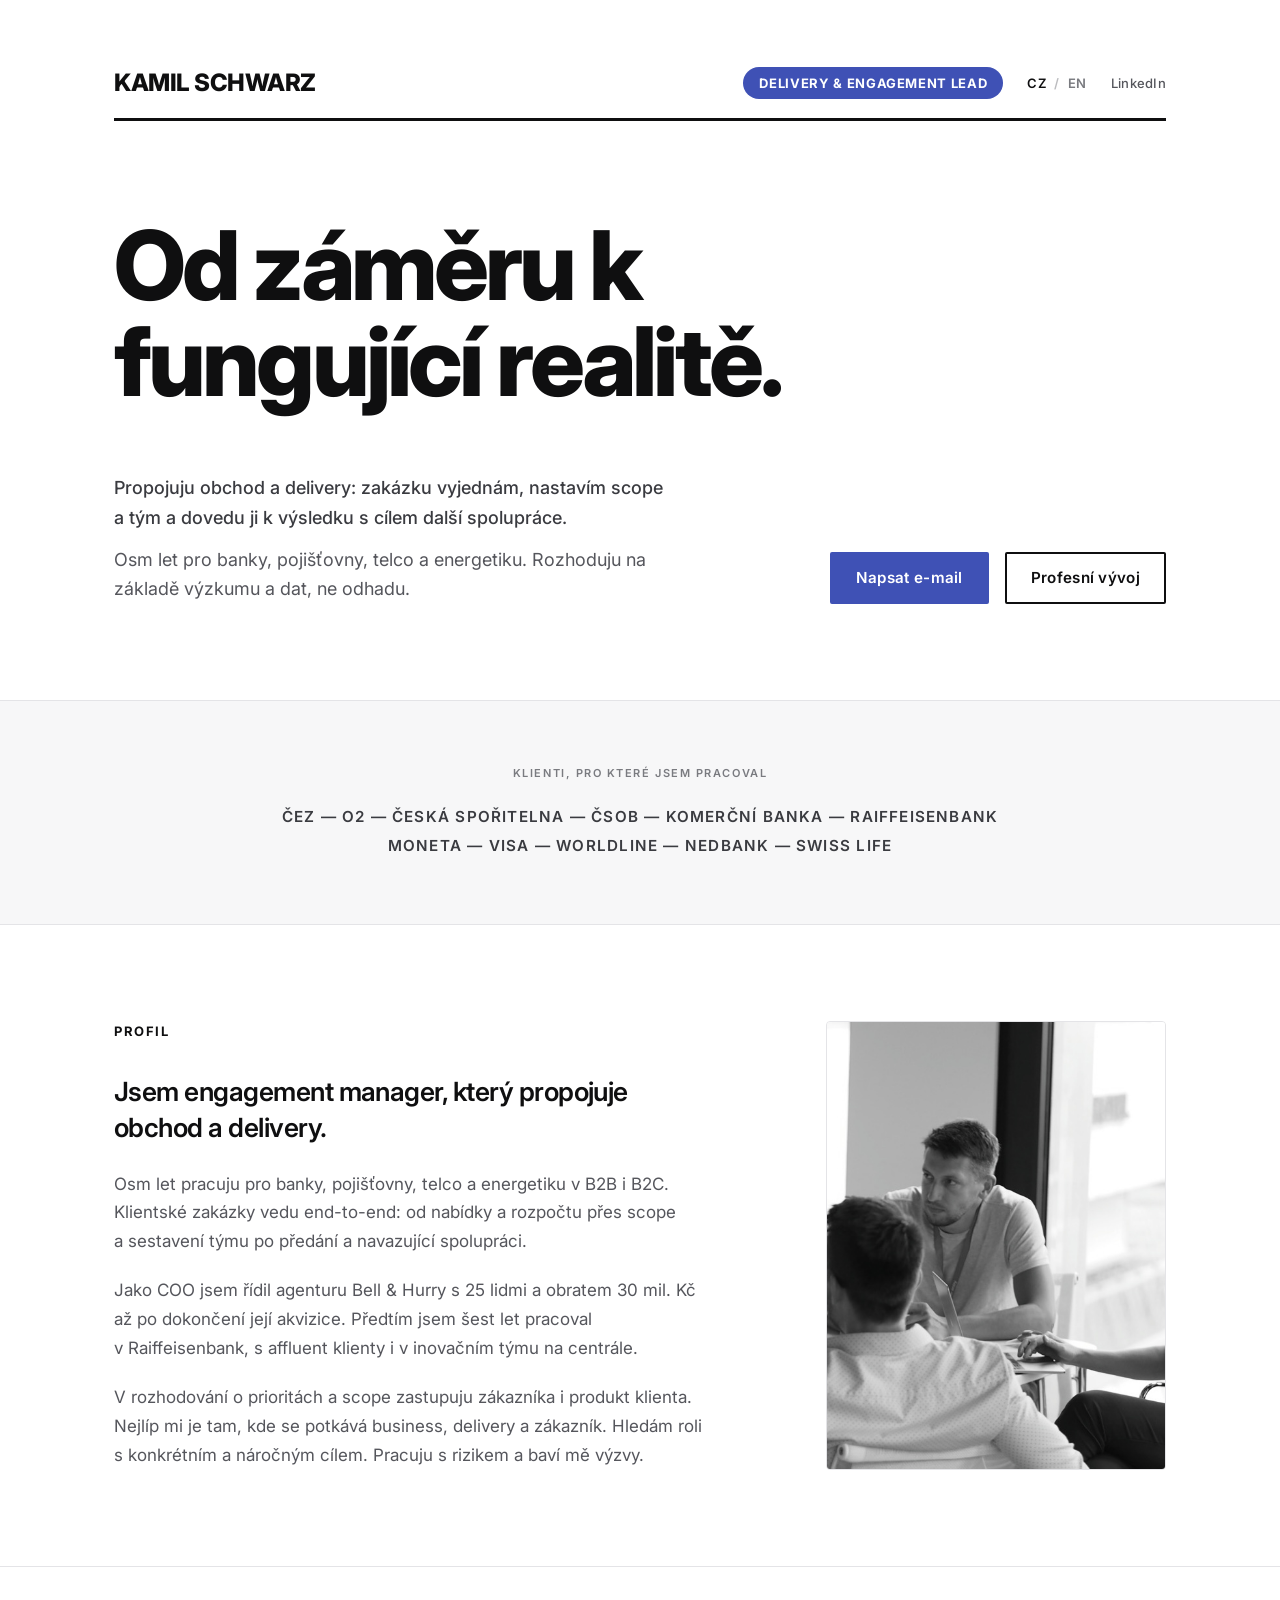
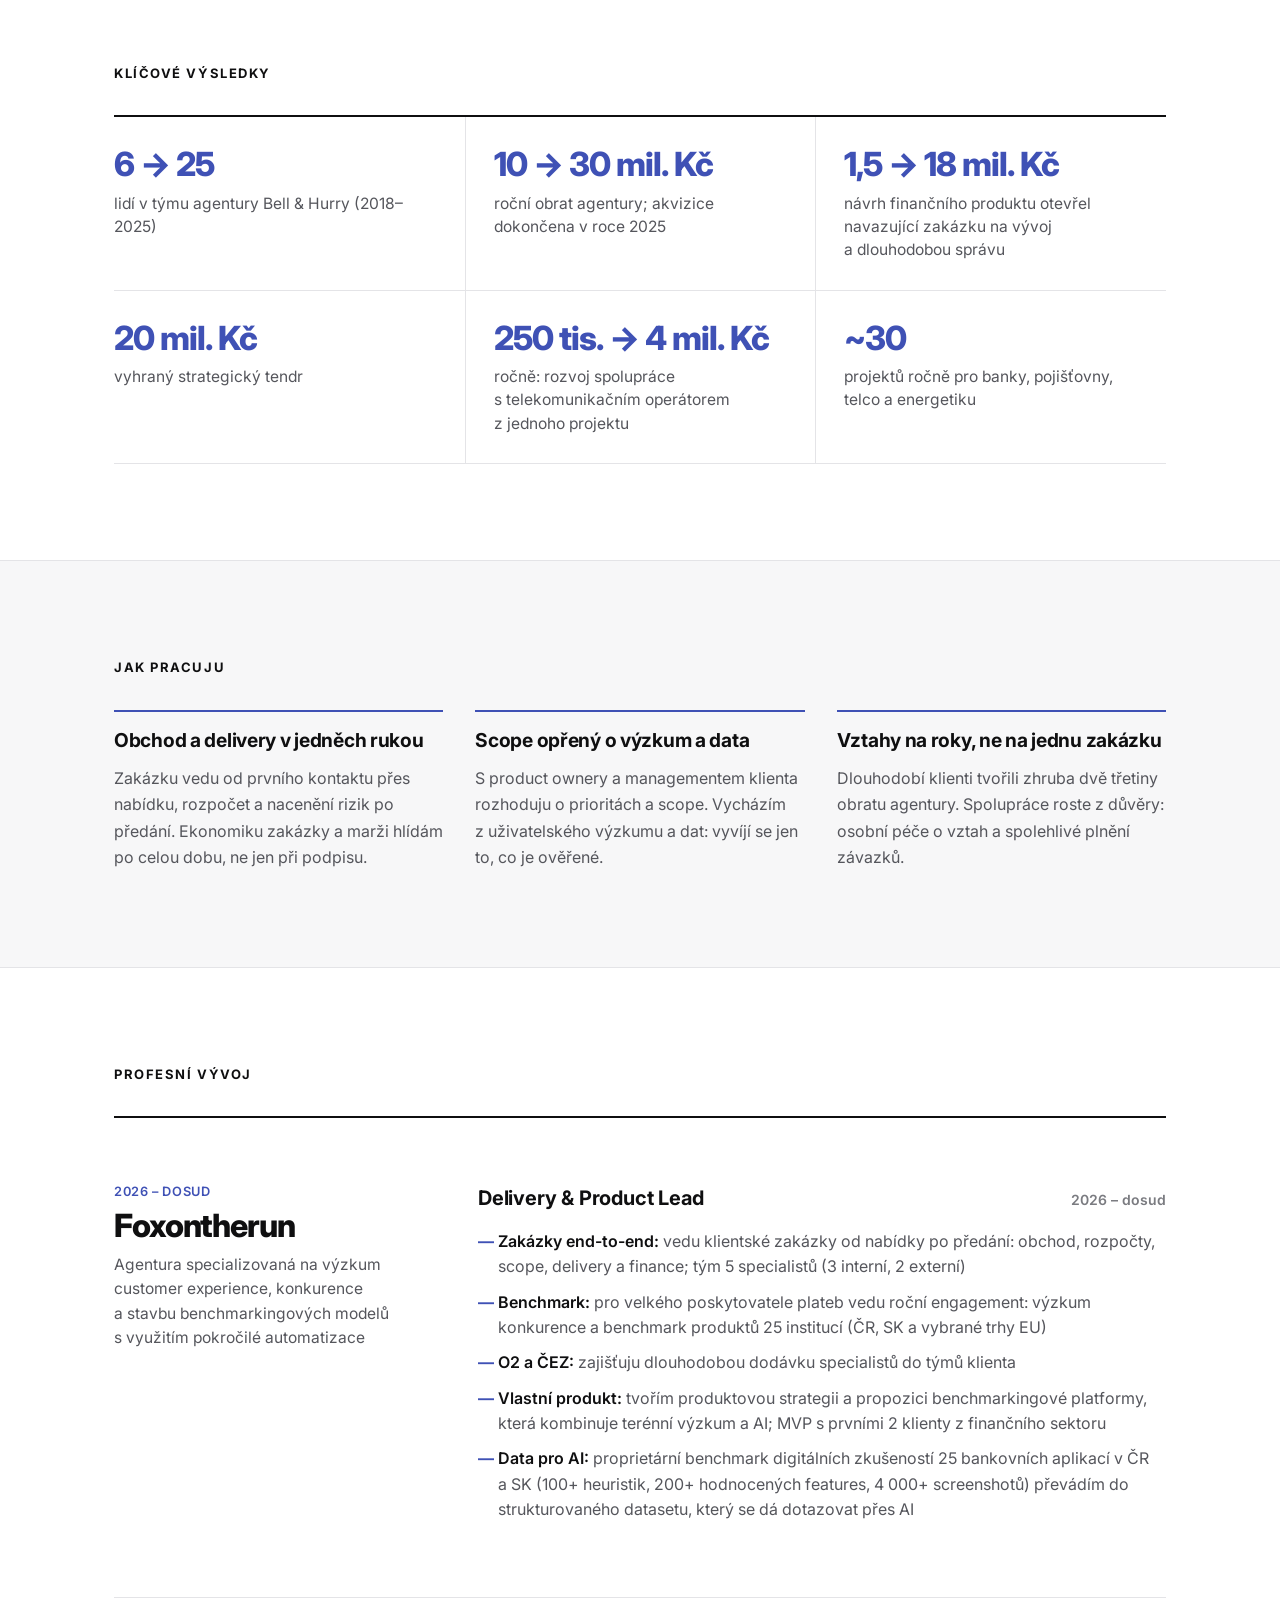
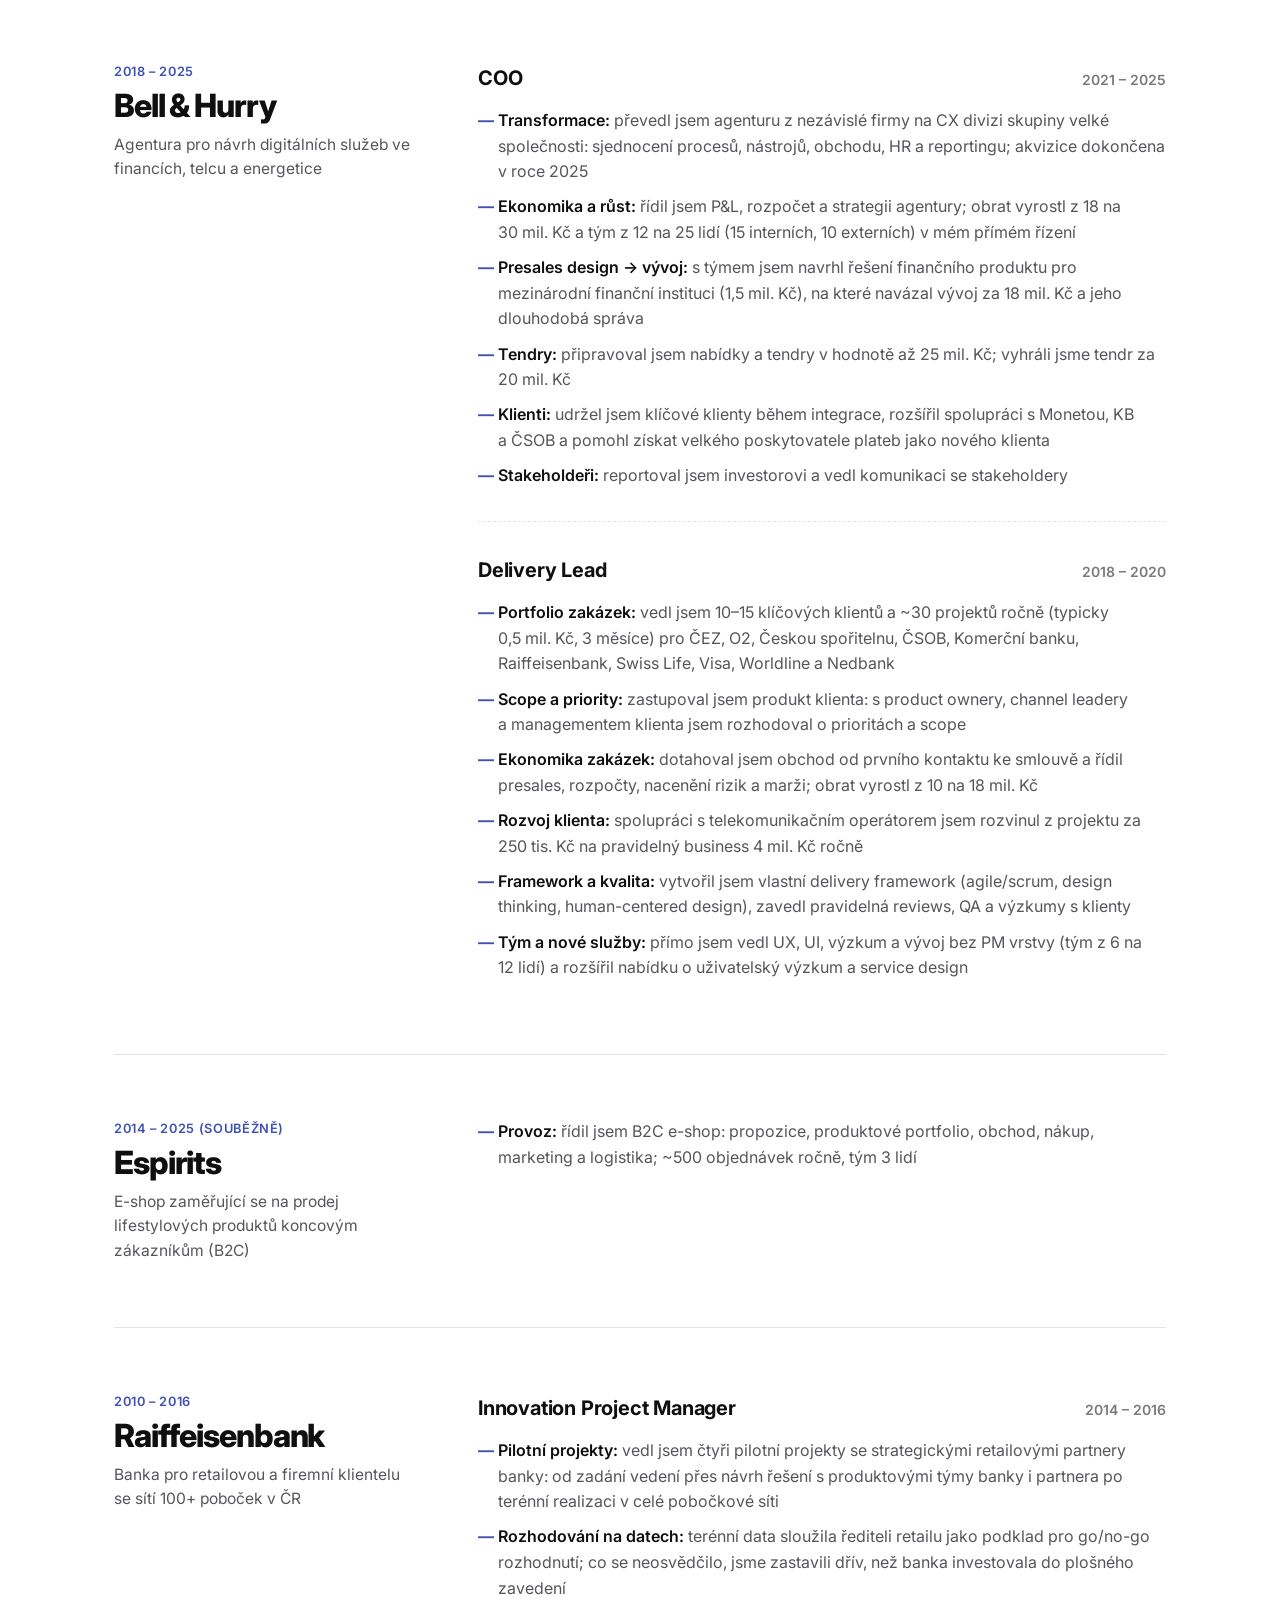
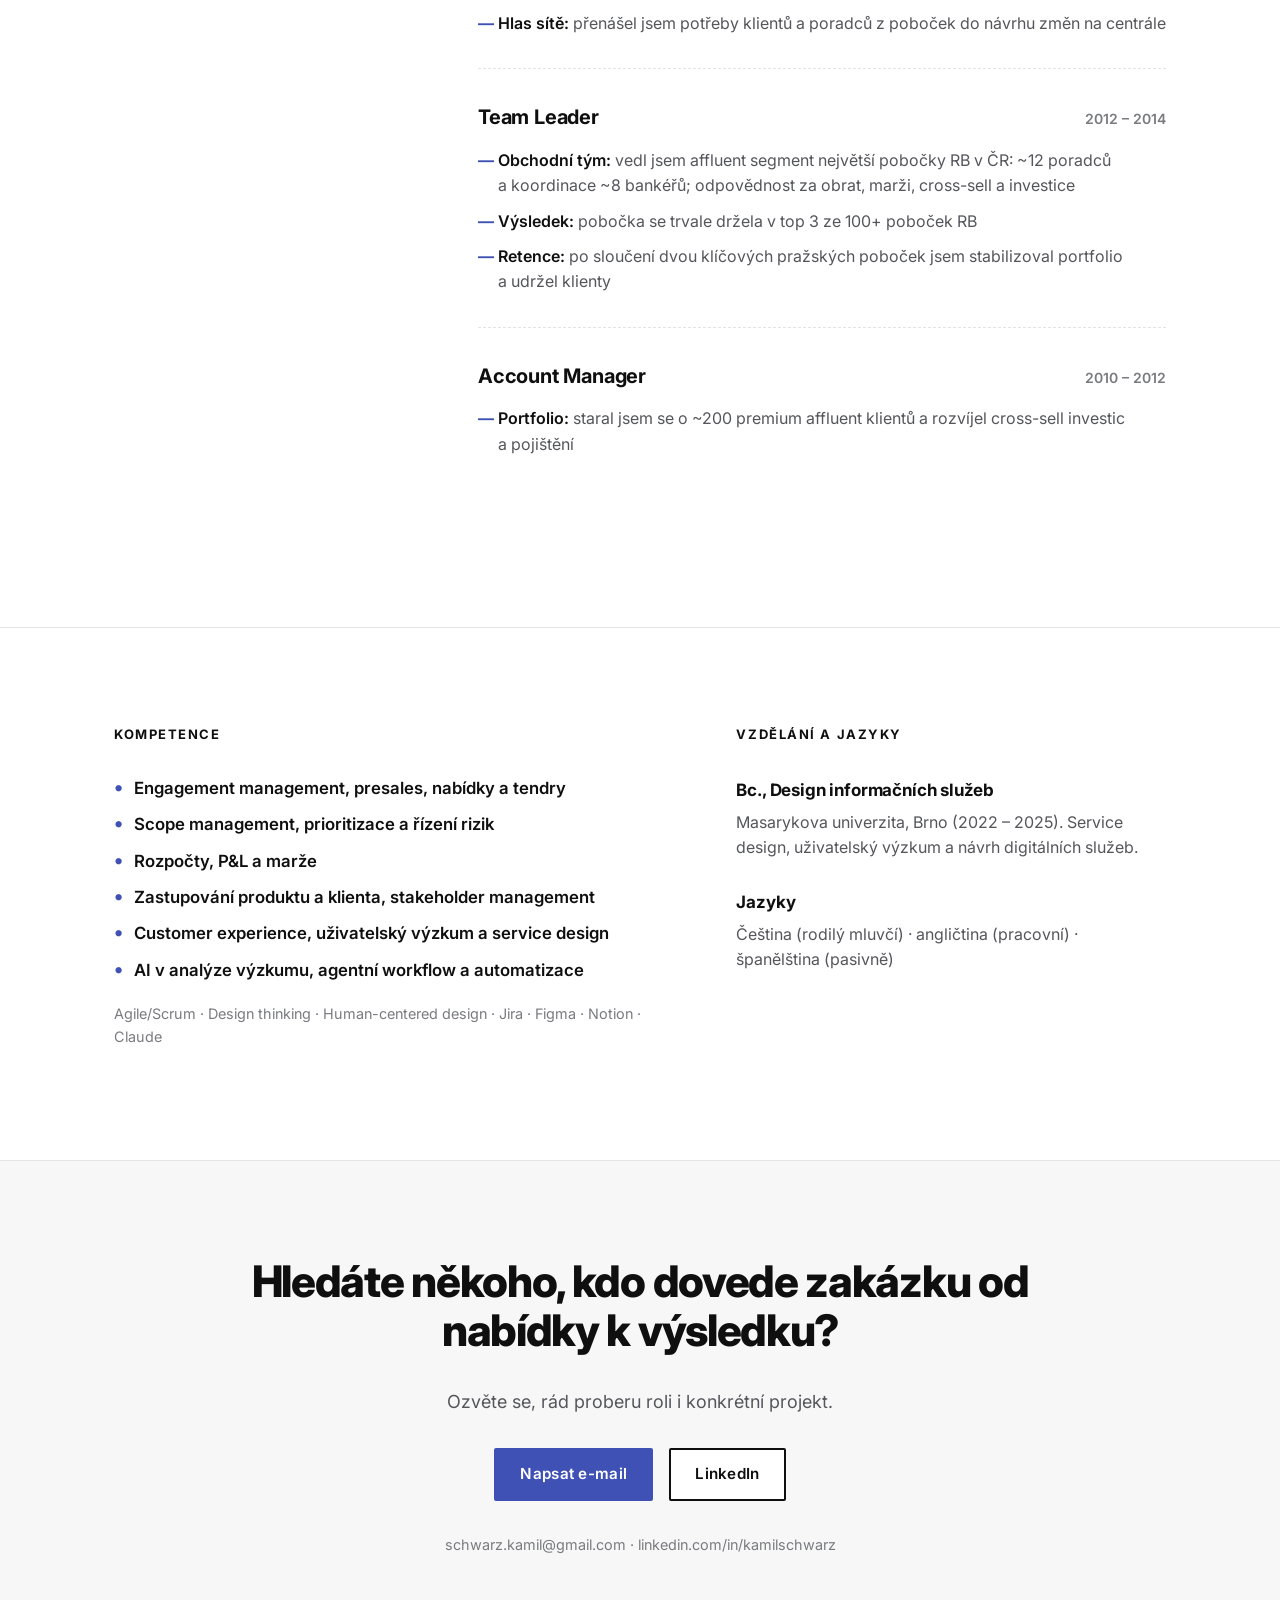
<file: index.html>
<!DOCTYPE html>
<html lang="cs">

<head>
    <meta charset="UTF-8">
    <meta name="viewport" content="width=device-width, initial-scale=1.0">
    <title>Kamil Schwarz — Delivery & Engagement Lead</title>
    <meta name="description"
        content="Engagement a delivery lead pro banky, pojišťovny, telco a energetiku. Propojuju obchod a delivery: od nabídky přes scope a tým po výsledek.">

    <meta property="og:title" content="Kamil Schwarz — Delivery & Engagement Lead">
    <meta property="og:description"
        content="Engagement a delivery lead pro banky, pojišťovny, telco a energetiku. Propojuju obchod a delivery: od nabídky přes scope a tým po výsledek.">
    <meta property="og:image" content="https://www.kamilschwarz.com/og-image.svg">
    <meta property="og:image:width" content="1200">
    <meta property="og:image:height" content="630">
    <meta property="og:url" content="https://www.kamilschwarz.com">
    <meta property="og:type" content="website">

    <link rel="preconnect" href="https://fonts.googleapis.com">
    <link rel="preconnect" href="https://fonts.gstatic.com" crossorigin>
    <link href="https://fonts.googleapis.com/css2?family=Inter:wght@400;500;600;700;800&display=swap" rel="stylesheet">
    <link rel="stylesheet" href="style.css">
    <link rel="icon" type="image/svg+xml" href="favicon.svg">
</head>

<body>
    <!-- Hero -->
    <section class="section hero" id="hero">
        <div class="container">
            <div class="hero-header">
                <span class="name">Kamil Schwarz</span>
                <div class="header-right">
                    <span class="role-badge">Delivery & Engagement Lead</span>
                    <div class="lang-switcher print-hide">
                        <a href="index.html" class="active">CZ</a>
                        <span class="separator">/</span>
                        <a href="en.html">EN</a>
                    </div>
                    <a href="https://www.linkedin.com/in/kamilschwarz/" target="_blank" rel="noopener noreferrer"
                        class="header-link print-hide">LinkedIn</a>
                </div>
            </div>

            <h1 class="headline">Od záměru k<br>fungující realitě.</h1>

            <div class="hero-footer">
                <div class="hero-desc">
                    <p>Propojuju obchod a&nbsp;delivery: zakázku vyjednám, nastavím scope a&nbsp;tým a&nbsp;dovedu ji k&nbsp;výsledku s&nbsp;cílem další spolupráce.</p>
                    <p>Osm let pro banky, pojišťovny, telco a&nbsp;energetiku. Rozhoduju na základě výzkumu a&nbsp;dat, ne odhadu.</p>
                </div>
                <div class="hero-actions print-hide">
                    <a href="mailto:schwarz.kamil@gmail.com?subject=Kontakt z webu kamilschwarz.com"
                        class="btn btn-primary">Napsat e-mail</a>
                    <a href="#career" class="btn btn-secondary">Profesní vývoj</a>
                </div>
            </div>
        </div>
    </section>

    <!-- Clients -->
    <section class="credibility-strip print-hide">
        <div class="container">
            <p class="credibility-label">Klienti, pro které jsem pracoval</p>
            <p class="credibility-names">
                <span class="cred-row">ČEZ — O2 — Česká spořitelna — ČSOB — Komerční banka — Raiffeisenbank</span>
                <span class="cred-row-sep"> — </span>
                <span class="cred-row">Moneta — Visa — Worldline — Nedbank — Swiss Life</span>
            </p>
        </div>
    </section>

    <!-- Profile -->
    <section class="section about" id="about">
        <div class="container about-layout">
            <div class="about-text">
                <h2 class="section-title">Profil</h2>
                <div class="text-block-large">
                    <p>Jsem engagement manager, který propojuje obchod a&nbsp;delivery.</p>
                    <p>Osm let pracuju pro banky, pojišťovny, telco a&nbsp;energetiku v&nbsp;B2B i&nbsp;B2C. Klientské zakázky vedu end-to-end: od nabídky a&nbsp;rozpočtu přes scope a&nbsp;sestavení týmu po předání a&nbsp;navazující spolupráci.</p>
                    <p>Jako COO jsem řídil agenturu Bell &amp; Hurry s&nbsp;25 lidmi a&nbsp;obratem 30&nbsp;mil.&nbsp;Kč až po dokončení její akvizice. Předtím jsem šest let pracoval v&nbsp;Raiffeisenbank, s&nbsp;affluent klienty i&nbsp;v&nbsp;inovačním týmu na centrále.</p>
                    <p>V rozhodování o&nbsp;prioritách a&nbsp;scope zastupuju zákazníka i&nbsp;produkt klienta. Nejlíp mi je tam, kde se potkává business, delivery a&nbsp;zákazník. Hledám roli s&nbsp;konkrétním a&nbsp;náročným cílem. Pracuju s&nbsp;rizikem a&nbsp;baví mě výzvy.</p>
                </div>
            </div>
            <div class="about-photo">
                <img src="kamil-meeting.jpg" alt="Kamil Schwarz na pracovní schůzce">
            </div>
        </div>
    </section>

    <!-- Key results -->
    <section class="section results" id="results">
        <div class="container">
            <h2 class="section-title">Klíčové výsledky</h2>
            <div class="results-grid">
                <div class="result">
                    <p class="result-number">6&nbsp;→ 25</p>
                    <p class="result-label">lidí v&nbsp;týmu agentury Bell &amp; Hurry (2018–2025)</p>
                </div>
                <div class="result">
                    <p class="result-number">10&nbsp;→ 30&nbsp;mil.&nbsp;Kč</p>
                    <p class="result-label">roční obrat agentury; akvizice dokončena v&nbsp;roce 2025</p>
                </div>
                <div class="result">
                    <p class="result-number">1,5&nbsp;→ 18&nbsp;mil.&nbsp;Kč</p>
                    <p class="result-label">návrh finančního produktu otevřel navazující zakázku na vývoj a&nbsp;dlouhodobou správu</p>
                </div>
                <div class="result">
                    <p class="result-number">20&nbsp;mil.&nbsp;Kč</p>
                    <p class="result-label">vyhraný strategický tendr</p>
                </div>
                <div class="result">
                    <p class="result-number">250&nbsp;tis.&nbsp;→ 4&nbsp;mil.&nbsp;Kč</p>
                    <p class="result-label">ročně: rozvoj spolupráce s&nbsp;telekomunikačním operátorem z&nbsp;jednoho projektu</p>
                </div>
                <div class="result">
                    <p class="result-number">~30</p>
                    <p class="result-label">projektů ročně pro banky, pojišťovny, telco a&nbsp;energetiku</p>
                </div>
            </div>
        </div>
    </section>

    <!-- How I work -->
    <section class="section approach" id="approach">
        <div class="container">
            <h2 class="section-title">Jak pracuju</h2>
            <div class="approach-grid">
                <div class="approach-item">
                    <h3 class="approach-title">Obchod a&nbsp;delivery v&nbsp;jedněch rukou</h3>
                    <p>Zakázku vedu od prvního kontaktu přes nabídku, rozpočet a&nbsp;nacenění rizik po předání. Ekonomiku zakázky a&nbsp;marži hlídám po celou dobu, ne jen při podpisu.</p>
                </div>
                <div class="approach-item">
                    <h3 class="approach-title">Scope opřený o&nbsp;výzkum a&nbsp;data</h3>
                    <p>S product ownery a&nbsp;managementem klienta rozhoduju o&nbsp;prioritách a&nbsp;scope. Vycházím z&nbsp;uživatelského výzkumu a&nbsp;dat: vyvíjí se jen to, co je ověřené.</p>
                </div>
                <div class="approach-item">
                    <h3 class="approach-title">Vztahy na roky, ne na jednu zakázku</h3>
                    <p>Dlouhodobí klienti tvořili zhruba dvě třetiny obratu agentury. Spolupráce roste z&nbsp;důvěry: osobní péče o&nbsp;vztah a&nbsp;spolehlivé plnění závazků.</p>
                </div>
            </div>
        </div>
    </section>

    <!-- Career -->
    <section class="section career">
        <div class="container">
            <h2 class="section-title" id="career">Profesní vývoj</h2>

            <div class="career-timeline">

                <!-- Foxontherun -->
                <div class="career-block">
                    <div class="career-meta">
                        <span class="career-year">2026 – dosud</span>
                        <h3 class="career-topic">Foxontherun</h3>
                        <p class="career-sublabel">Agentura specializovaná na výzkum customer experience, konkurence a&nbsp;stavbu benchmarkingových modelů s&nbsp;využitím pokročilé automatizace</p>
                    </div>
                    <div class="career-content">
                        <div class="career-role">
                            <div class="role-head">
                                <h4 class="role-title">Delivery &amp; Product Lead</h4>
                                <span class="role-years">2026 – dosud</span>
                            </div>
                            <ul class="role-list">
                                <li><strong>Zakázky end-to-end:</strong> vedu klientské zakázky od nabídky po předání: obchod, rozpočty, scope, delivery a&nbsp;finance; tým 5&nbsp;specialistů (3 interní, 2 externí)</li>
                                <li><strong>Benchmark:</strong> pro velkého poskytovatele plateb vedu roční engagement: výzkum konkurence a&nbsp;benchmark produktů 25&nbsp;institucí (ČR, SK a&nbsp;vybrané trhy EU)</li>
                                <li><strong>O2 a&nbsp;ČEZ:</strong> zajišťuju dlouhodobou dodávku specialistů do týmů klienta</li>
                                <li><strong>Vlastní produkt:</strong> tvořím produktovou strategii a&nbsp;propozici benchmarkingové platformy, která kombinuje terénní výzkum a&nbsp;AI; MVP s&nbsp;prvními 2 klienty z&nbsp;finančního sektoru</li>
                                <li><strong>Data pro AI:</strong> proprietární benchmark digitálních zkušeností 25 bankovních aplikací v&nbsp;ČR a&nbsp;SK (100+ heuristik, 200+ hodnocených features, 4&nbsp;000+ screenshotů) převádím do strukturovaného datasetu, který se dá dotazovat přes AI</li>
                            </ul>
                        </div>
                    </div>
                </div>

                <!-- Bell & Hurry -->
                <div class="career-block">
                    <div class="career-meta">
                        <span class="career-year">2018 – 2025</span>
                        <h3 class="career-topic">Bell &amp; Hurry</h3>
                        <p class="career-sublabel">Agentura pro návrh digitálních služeb ve financích, telcu a&nbsp;energetice</p>
                    </div>
                    <div class="career-content">
                        <div class="career-role">
                            <div class="role-head">
                                <h4 class="role-title">COO</h4>
                                <span class="role-years">2021 – 2025</span>
                            </div>
                            <ul class="role-list">
                                <li><strong>Transformace:</strong> převedl jsem agenturu z&nbsp;nezávislé firmy na CX divizi skupiny velké společnosti: sjednocení procesů, nástrojů, obchodu, HR a&nbsp;reportingu; akvizice dokončena v&nbsp;roce 2025</li>
                                <li><strong>Ekonomika a&nbsp;růst:</strong> řídil jsem P&amp;L, rozpočet a&nbsp;strategii agentury; obrat vyrostl z&nbsp;18 na 30&nbsp;mil.&nbsp;Kč a&nbsp;tým z&nbsp;12 na 25&nbsp;lidí (15 interních, 10 externích) v&nbsp;mém přímém řízení</li>
                                <li><strong>Presales design&nbsp;→ vývoj:</strong> s&nbsp;týmem jsem navrhl řešení finančního produktu pro mezinárodní finanční instituci (1,5&nbsp;mil.&nbsp;Kč), na které navázal vývoj za 18&nbsp;mil.&nbsp;Kč a&nbsp;jeho dlouhodobá správa</li>
                                <li><strong>Tendry:</strong> připravoval jsem nabídky a&nbsp;tendry v&nbsp;hodnotě až 25&nbsp;mil.&nbsp;Kč; vyhráli jsme tendr za 20&nbsp;mil.&nbsp;Kč</li>
                                <li><strong>Klienti:</strong> udržel jsem klíčové klienty během integrace, rozšířil spolupráci s&nbsp;Monetou, KB a&nbsp;ČSOB a&nbsp;pomohl získat velkého poskytovatele plateb jako nového klienta</li>
                                <li><strong>Stakeholdeři:</strong> reportoval jsem investorovi a&nbsp;vedl komunikaci se stakeholdery</li>
                            </ul>
                        </div>
                        <div class="career-role">
                            <div class="role-head">
                                <h4 class="role-title">Delivery Lead</h4>
                                <span class="role-years">2018 – 2020</span>
                            </div>
                            <ul class="role-list">
                                <li><strong>Portfolio zakázek:</strong> vedl jsem 10–15 klíčových klientů a&nbsp;~30&nbsp;projektů ročně (typicky 0,5&nbsp;mil.&nbsp;Kč, 3 měsíce) pro ČEZ, O2, Českou spořitelnu, ČSOB, Komerční banku, Raiffeisenbank, Swiss Life, Visa, Worldline a&nbsp;Nedbank</li>
                                <li><strong>Scope a&nbsp;priority:</strong> zastupoval jsem produkt klienta: s&nbsp;product ownery, channel leadery a&nbsp;managementem klienta jsem rozhodoval o&nbsp;prioritách a&nbsp;scope</li>
                                <li><strong>Ekonomika zakázek:</strong> dotahoval jsem obchod od prvního kontaktu ke smlouvě a&nbsp;řídil presales, rozpočty, nacenění rizik a&nbsp;marži; obrat vyrostl z&nbsp;10 na 18&nbsp;mil.&nbsp;Kč</li>
                                <li><strong>Rozvoj klienta:</strong> spolupráci s&nbsp;telekomunikačním operátorem jsem rozvinul z&nbsp;projektu za 250&nbsp;tis.&nbsp;Kč na pravidelný business 4&nbsp;mil.&nbsp;Kč ročně</li>
                                <li><strong>Framework a&nbsp;kvalita:</strong> vytvořil jsem vlastní delivery framework (agile/scrum, design thinking, human-centered design), zavedl pravidelná reviews, QA a&nbsp;výzkumy s&nbsp;klienty</li>
                                <li><strong>Tým a&nbsp;nové služby:</strong> přímo jsem vedl UX, UI, výzkum a&nbsp;vývoj bez PM vrstvy (tým z&nbsp;6 na 12&nbsp;lidí) a&nbsp;rozšířil nabídku o&nbsp;uživatelský výzkum a&nbsp;service design</li>
                            </ul>
                        </div>
                    </div>
                </div>

                <!-- Espirits -->
                <div class="career-block">
                    <div class="career-meta">
                        <span class="career-year">2014 – 2025 (souběžně)</span>
                        <h3 class="career-topic">Espirits</h3>
                        <p class="career-sublabel">E-shop zaměřující se na prodej lifestylových produktů koncovým zákazníkům (B2C)</p>
                    </div>
                    <div class="career-content">
                        <div class="career-role">
                            <ul class="role-list">
                                <li><strong>Provoz:</strong> řídil jsem B2C e-shop: propozice, produktové portfolio, obchod, nákup, marketing a&nbsp;logistika; ~500 objednávek ročně, tým 3&nbsp;lidí</li>
                            </ul>
                        </div>
                    </div>
                </div>

                <!-- Raiffeisenbank -->
                <div class="career-block">
                    <div class="career-meta">
                        <span class="career-year">2010 – 2016</span>
                        <h3 class="career-topic">Raiffeisenbank</h3>
                        <p class="career-sublabel">Banka pro retailovou a&nbsp;firemní klientelu se sítí 100+ poboček v&nbsp;ČR</p>
                    </div>
                    <div class="career-content">
                        <div class="career-role">
                            <div class="role-head">
                                <h4 class="role-title">Innovation Project Manager</h4>
                                <span class="role-years">2014 – 2016</span>
                            </div>
                            <ul class="role-list">
                                <li><strong>Pilotní projekty:</strong> vedl jsem čtyři pilotní projekty se strategickými retailovými partnery banky: od zadání vedení přes návrh řešení s&nbsp;produktovými týmy banky i&nbsp;partnera po terénní realizaci v&nbsp;celé pobočkové síti</li>
                                <li><strong>Rozhodování na datech:</strong> terénní data sloužila řediteli retailu jako podklad pro go/no-go rozhodnutí; co se neosvědčilo, jsme zastavili dřív, než banka investovala do plošného zavedení</li>
                                <li><strong>Hlas sítě:</strong> přenášel jsem potřeby klientů a&nbsp;poradců z&nbsp;poboček do návrhu změn na centrále</li>
                            </ul>
                        </div>
                        <div class="career-role">
                            <div class="role-head">
                                <h4 class="role-title">Team Leader</h4>
                                <span class="role-years">2012 – 2014</span>
                            </div>
                            <ul class="role-list">
                                <li><strong>Obchodní tým:</strong> vedl jsem affluent segment největší pobočky RB v&nbsp;ČR: ~12 poradců a&nbsp;koordinace ~8 bankéřů; odpovědnost za obrat, marži, cross-sell a&nbsp;investice</li>
                                <li><strong>Výsledek:</strong> pobočka se trvale držela v&nbsp;top 3 ze 100+ poboček RB</li>
                                <li><strong>Retence:</strong> po sloučení dvou klíčových pražských poboček jsem stabilizoval portfolio a&nbsp;udržel klienty</li>
                            </ul>
                        </div>
                        <div class="career-role">
                            <div class="role-head">
                                <h4 class="role-title">Account Manager</h4>
                                <span class="role-years">2010 – 2012</span>
                            </div>
                            <ul class="role-list">
                                <li><strong>Portfolio:</strong> staral jsem se o&nbsp;~200 premium affluent klientů a&nbsp;rozvíjel cross-sell investic a&nbsp;pojištění</li>
                            </ul>
                        </div>
                    </div>
                </div>

            </div>
        </div>
    </section>

    <!-- Skills, education, other -->
    <section class="section skills-section" id="skills">
        <div class="container skills-grid">
            <div class="cap-group page-break-avoid">
                <h2 class="section-title">Kompetence</h2>
                <ul class="clean-bullet-list">
                    <li>Engagement management, presales, nabídky a&nbsp;tendry</li>
                    <li>Scope management, prioritizace a&nbsp;řízení rizik</li>
                    <li>Rozpočty, P&amp;L a&nbsp;marže</li>
                    <li>Zastupování produktu a&nbsp;klienta, stakeholder management</li>
                    <li>Customer experience, uživatelský výzkum a&nbsp;service design</li>
                    <li>AI v&nbsp;analýze výzkumu, agentní workflow a&nbsp;automatizace</li>
                </ul>
                <p class="skills-note">Agile/Scrum · Design thinking · Human-centered design · Jira · Figma · Notion · Claude</p>
            </div>

            <div class="cap-group page-break-avoid">
                <h2 class="section-title">Vzdělání a&nbsp;jazyky</h2>
                <div class="exp-item">
                    <h4 class="role-title-small">Bc., Design informačních služeb</h4>
                    <p class="role-description">Masarykova univerzita, Brno (2022 – 2025). Service design, uživatelský výzkum a&nbsp;návrh digitálních služeb.</p>
                </div>
                <div class="exp-item">
                    <h4 class="role-title-small">Jazyky</h4>
                    <p class="role-description">Čeština (rodilý mluvčí) · angličtina (pracovní) · španělština (pasivně)</p>
                </div>
            </div>
        </div>
    </section>

    <!-- Contact -->
    <section class="section contact" id="contact">
        <div class="container text-center page-break-avoid">
            <h2 class="headline-medium">Hledáte někoho, kdo dovede zakázku od nabídky k&nbsp;výsledku?</h2>
            <div class="hero-desc contact-desc">
                <p>Ozvěte se, rád proberu roli i&nbsp;konkrétní projekt.</p>
            </div>
            <div class="contact-links print-hide">
                <a href="mailto:schwarz.kamil@gmail.com?subject=Kontakt z webu kamilschwarz.com"
                    class="btn btn-primary btn-large">Napsat e-mail</a>
                <a href="https://www.linkedin.com/in/kamilschwarz/" target="_blank" rel="noopener noreferrer"
                    class="btn btn-secondary btn-large">LinkedIn</a>
            </div>
            <p class="contact-line">schwarz.kamil@gmail.com · linkedin.com/in/kamilschwarz</p>
        </div>
    </section>

    <script>
        // Reveal on scroll
        const observer = new IntersectionObserver((entries) => {
            entries.forEach(entry => {
                if (entry.isIntersecting) {
                    entry.target.classList.add('visible');
                    observer.unobserve(entry.target);
                }
            });
        }, { threshold: 0.05, rootMargin: '0px 0px -50px 0px' });

        document.querySelectorAll('.section:not(.hero)').forEach(section => {
            section.classList.add('reveal');
            observer.observe(section);
        });
    </script>
</body>

</html>
</file>
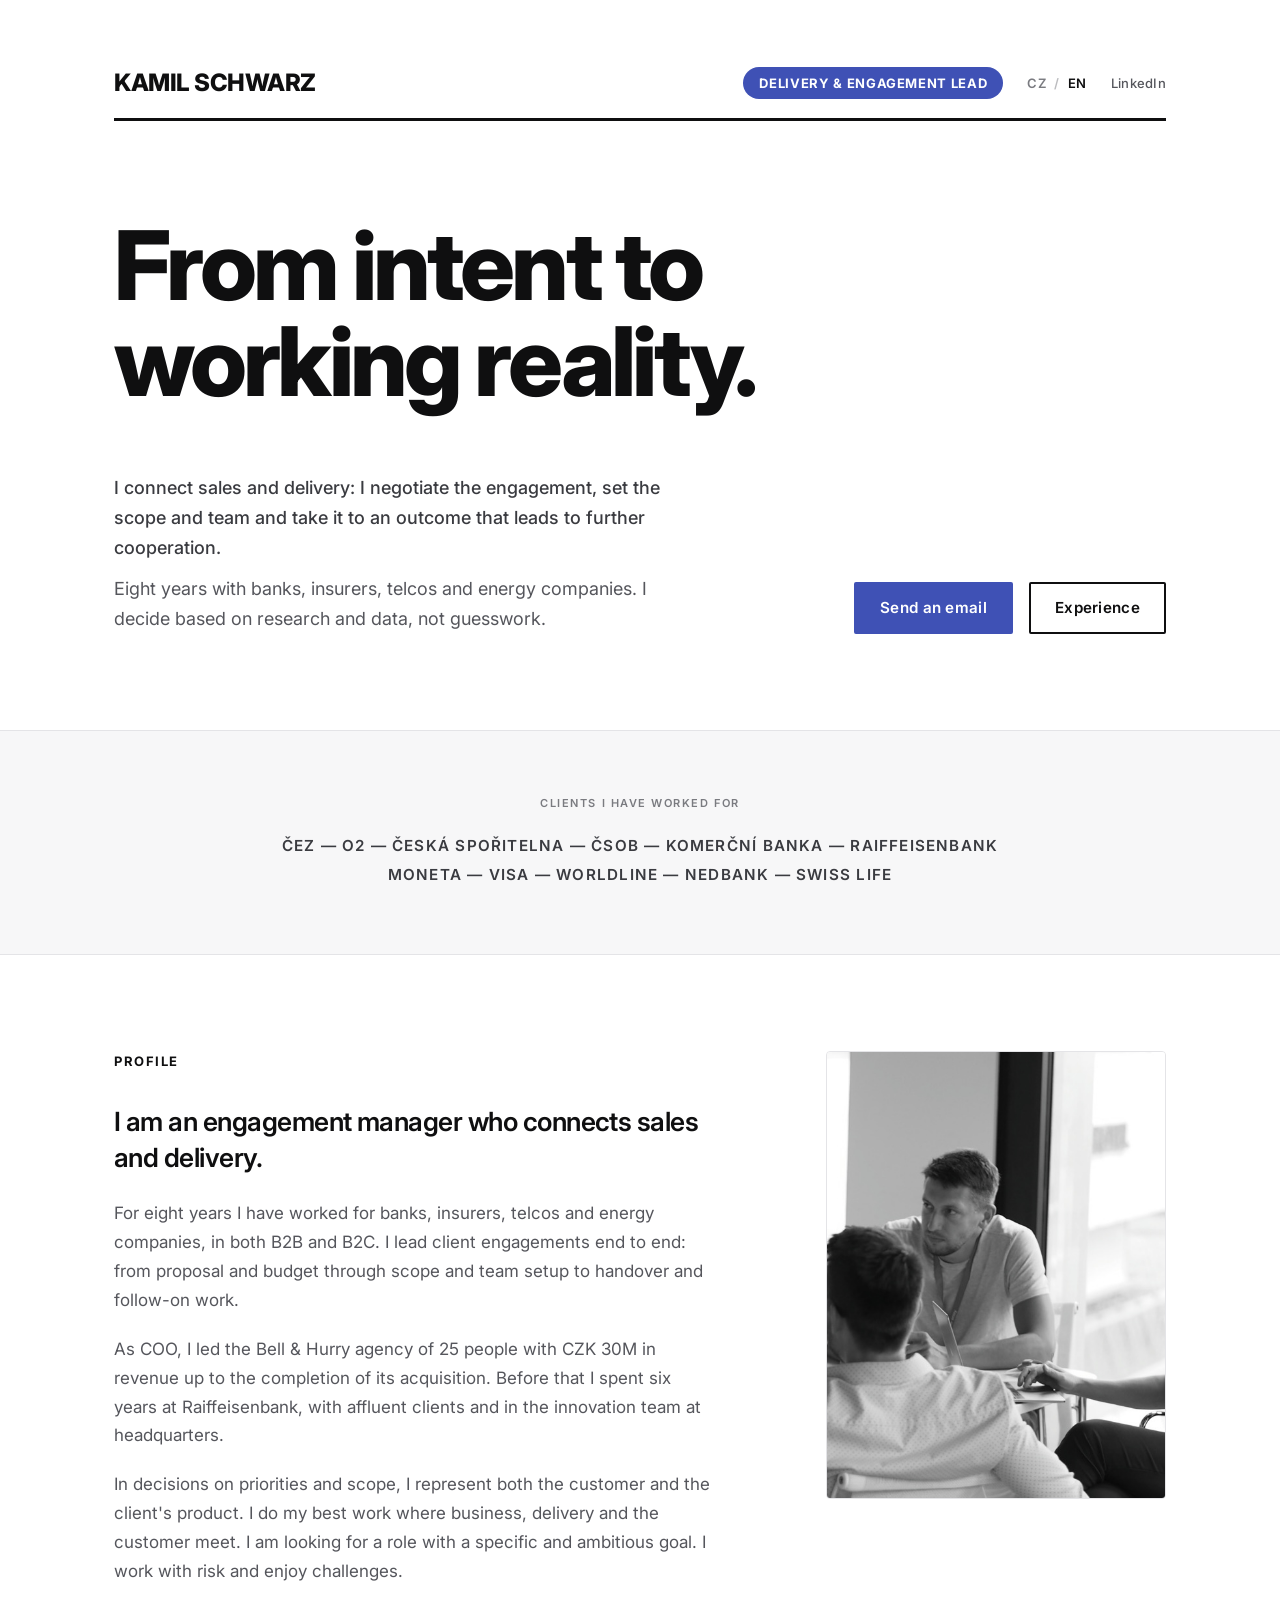
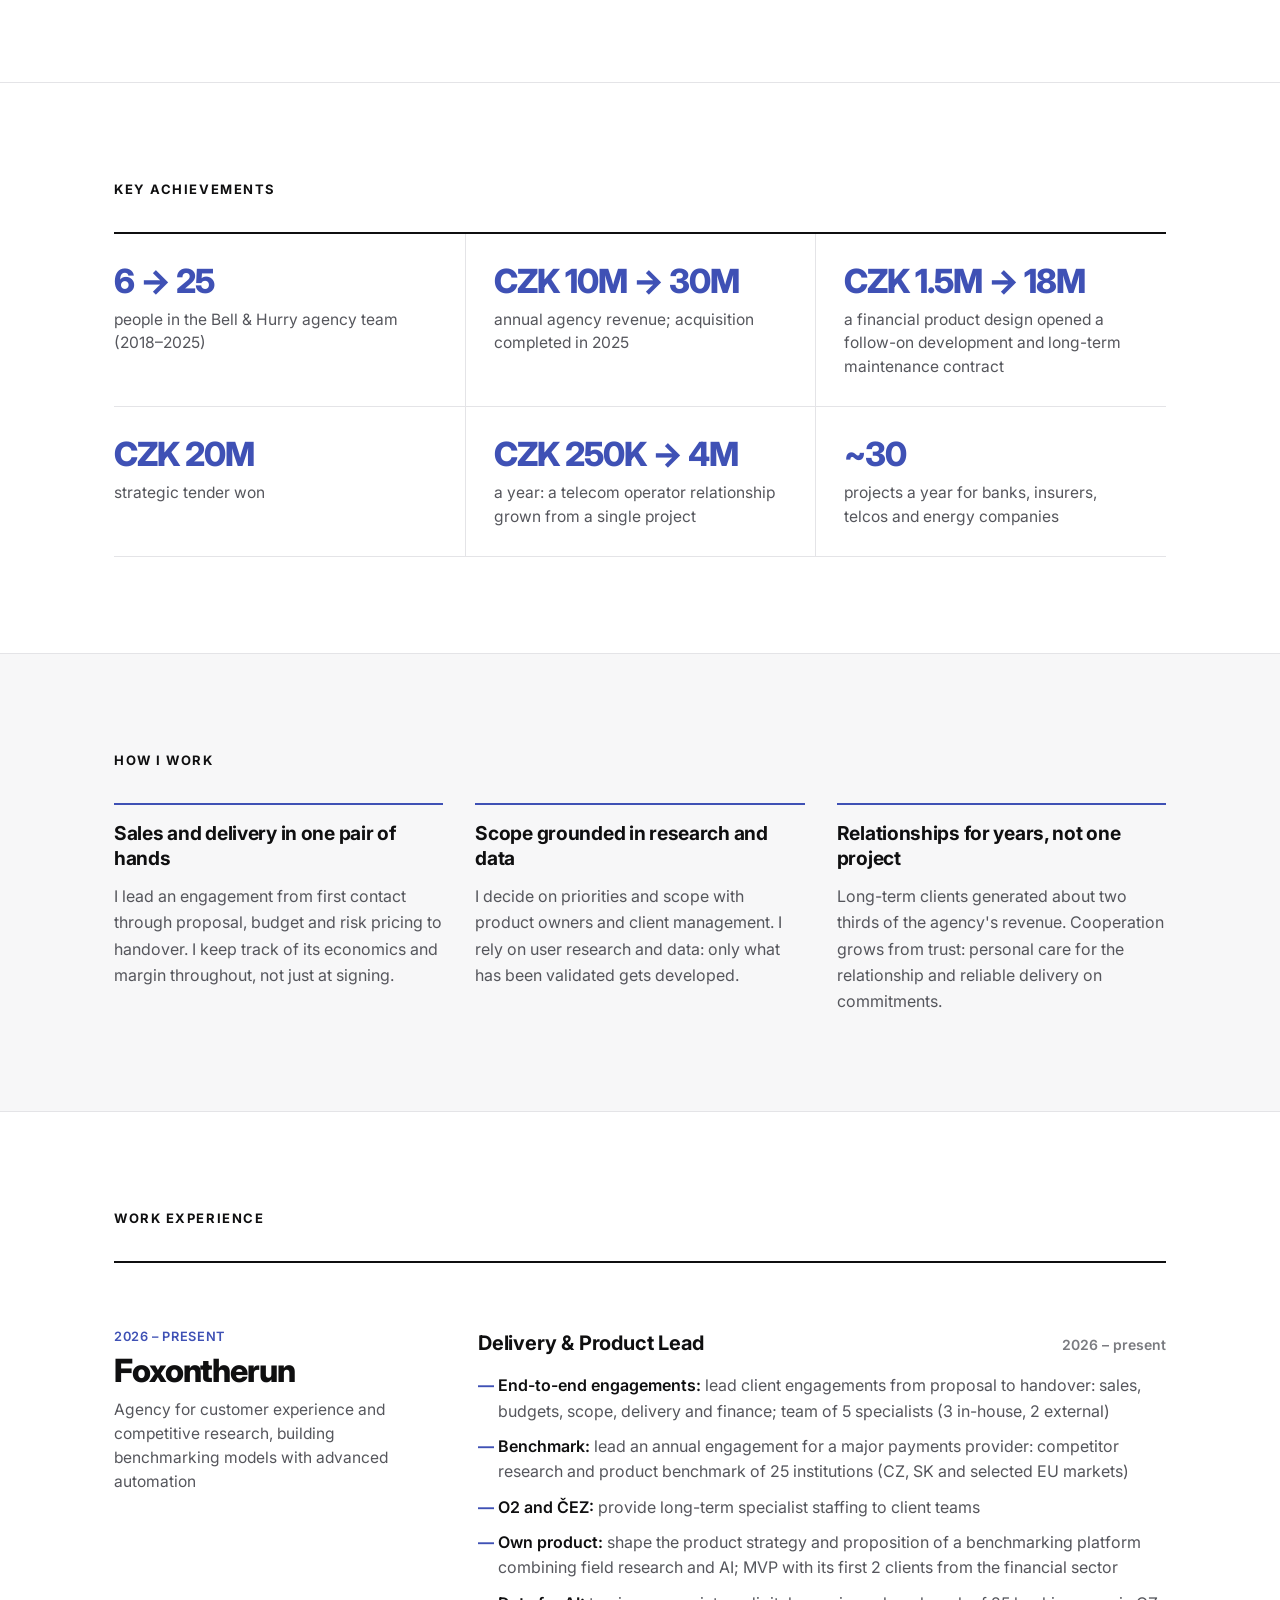
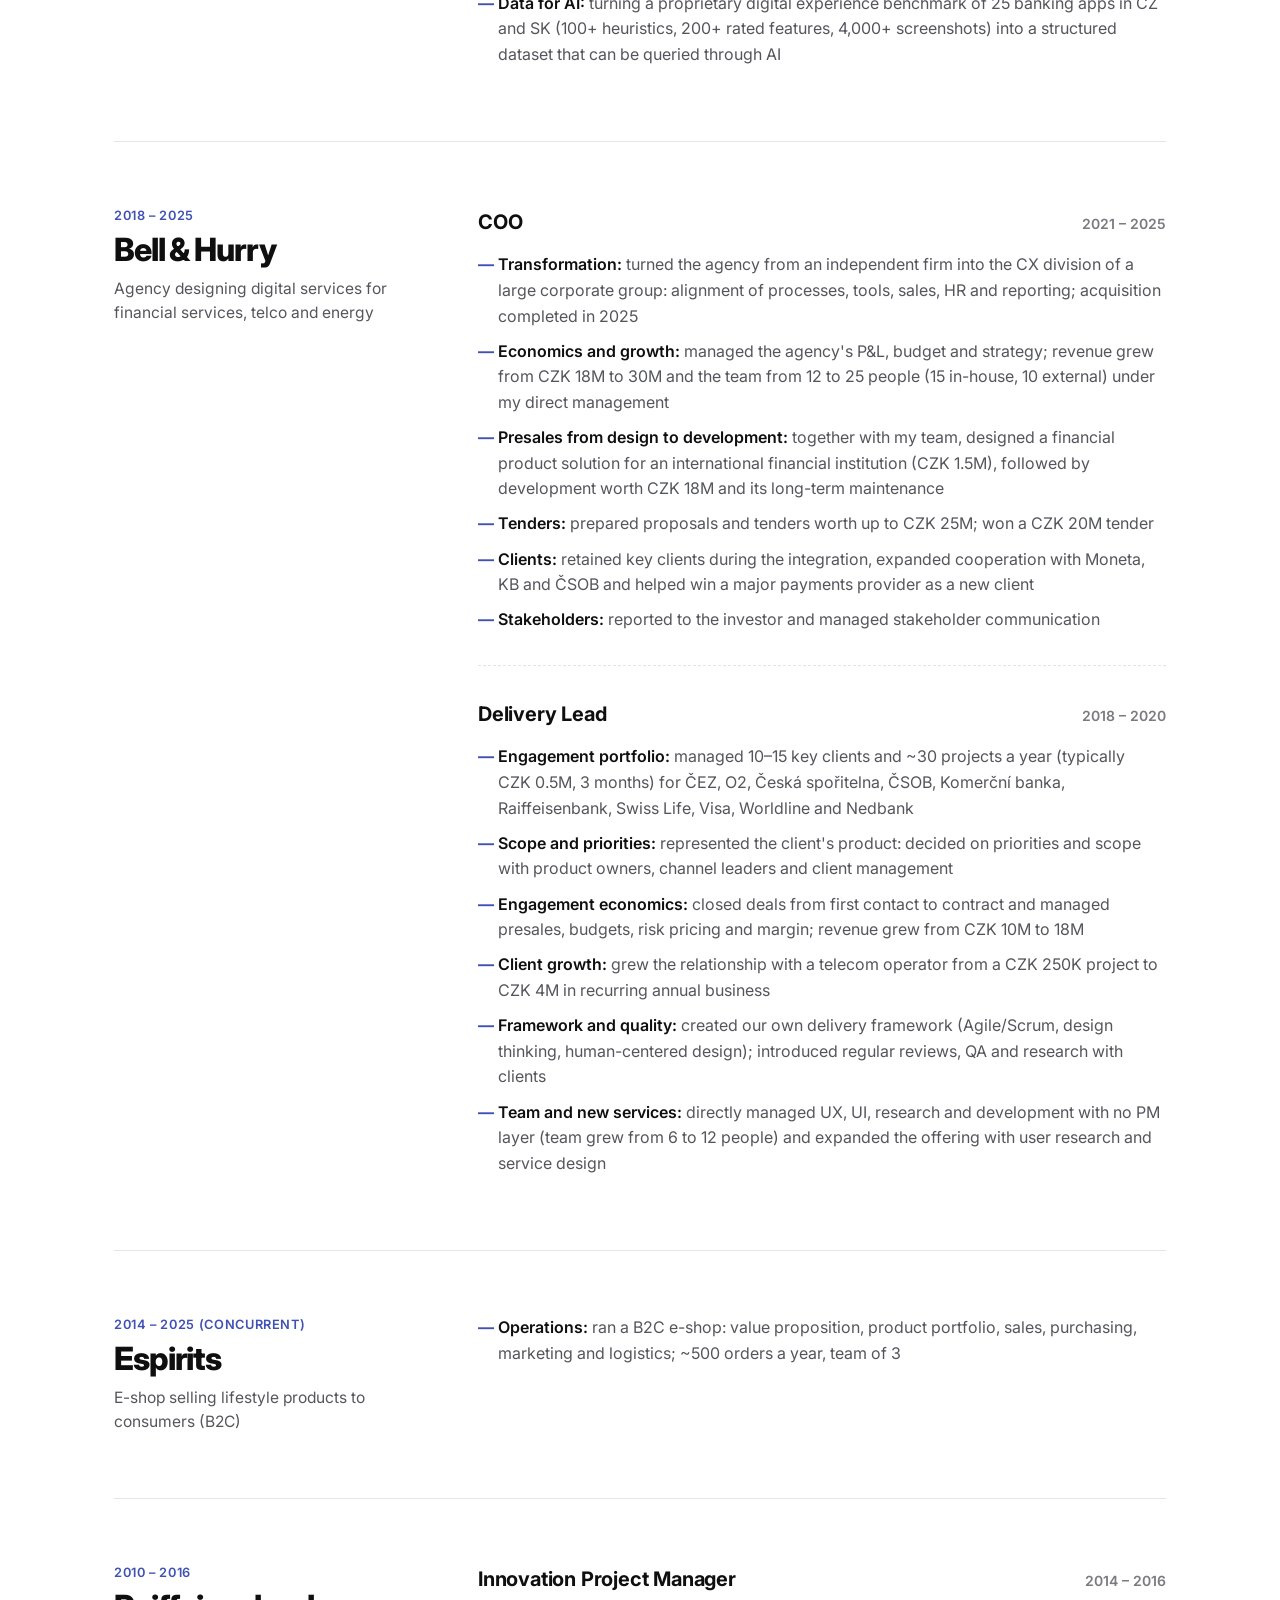
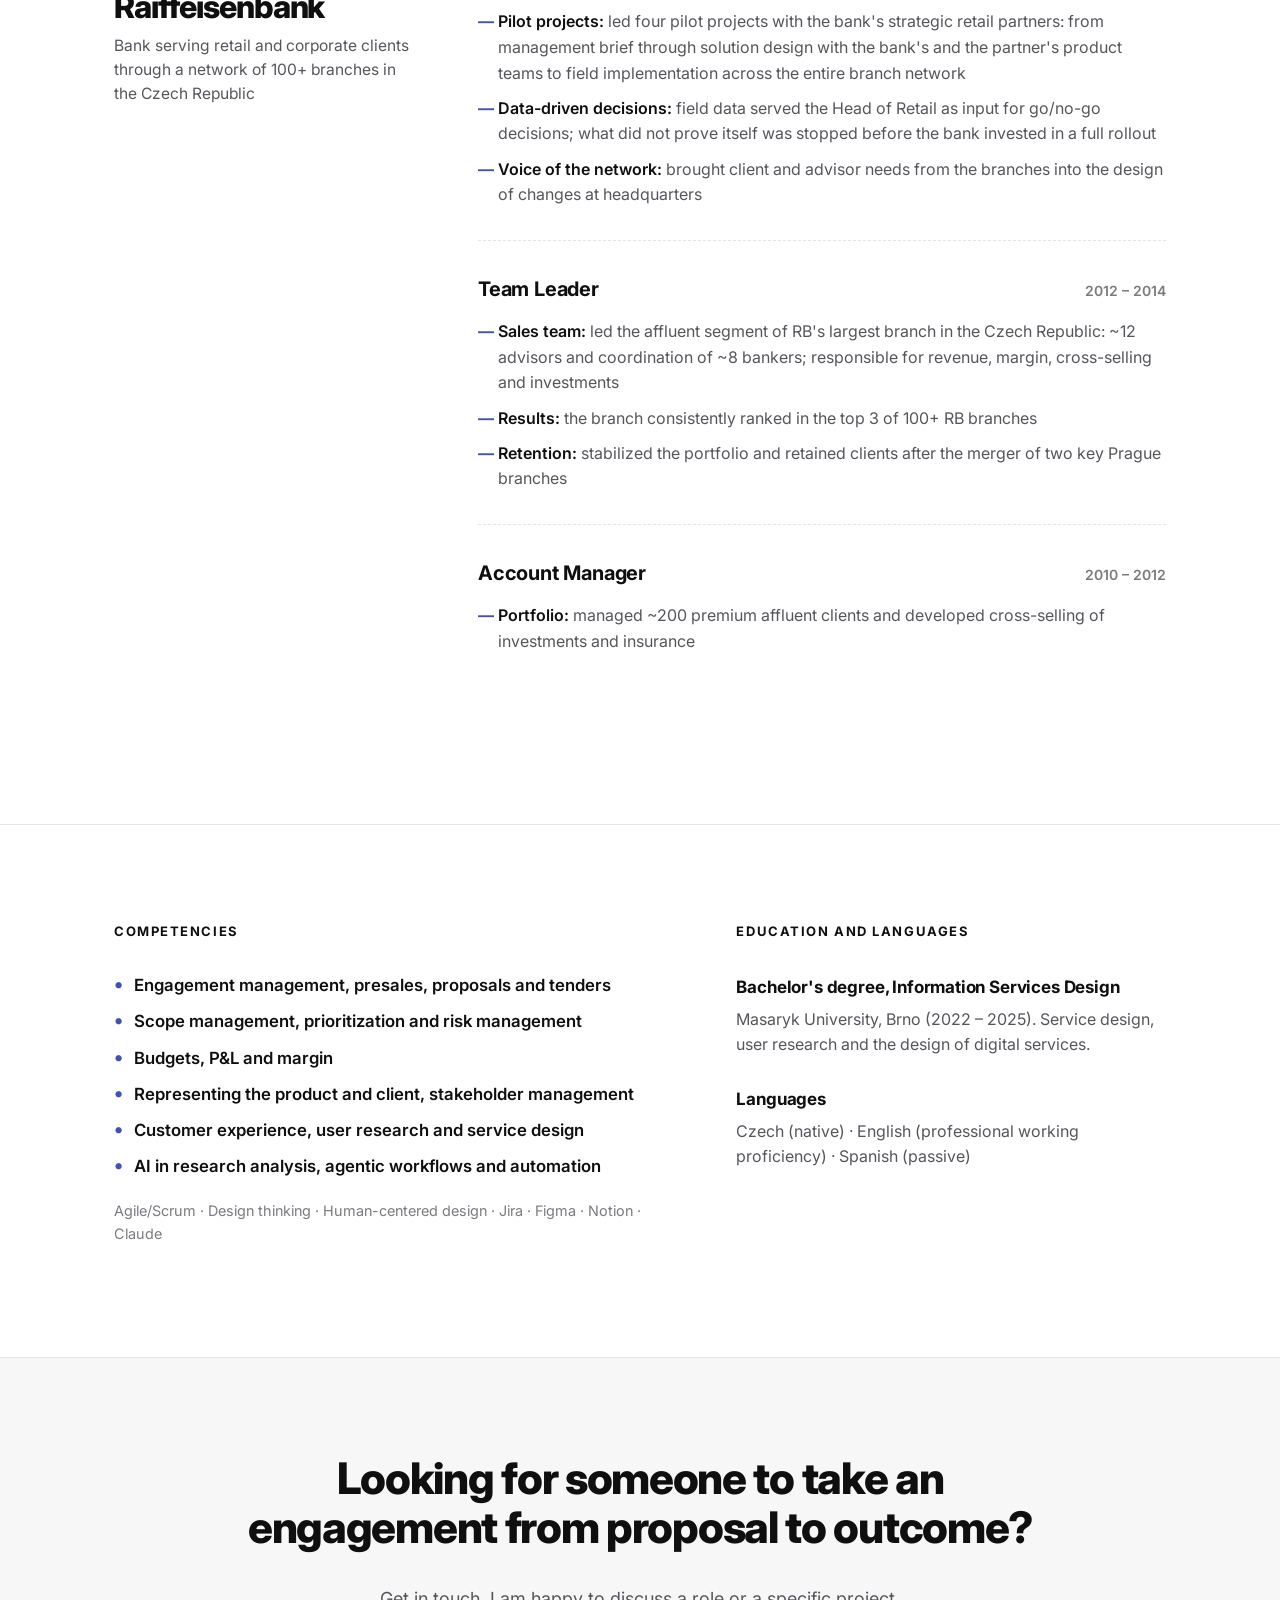
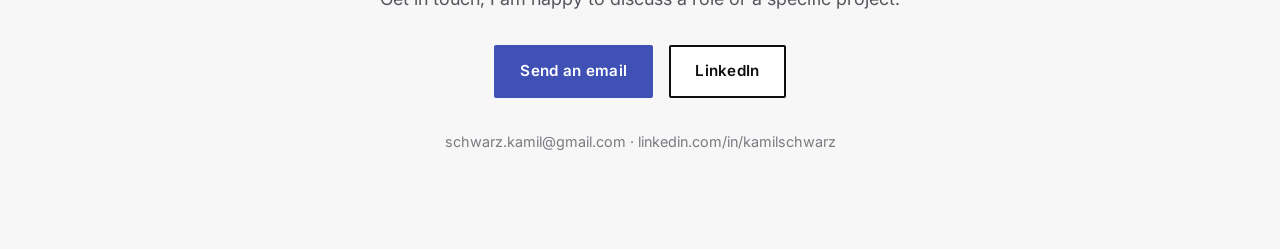
<file: en.html>
<!DOCTYPE html>
<html lang="en">

<head>
    <meta charset="UTF-8">
    <meta name="viewport" content="width=device-width, initial-scale=1.0">
    <title>Kamil Schwarz — Delivery & Engagement Lead</title>
    <meta name="description"
        content="Engagement and delivery lead for banks, insurers, telcos and energy companies. Connecting sales and delivery: from proposal through scope and team to outcome.">

    <meta property="og:title" content="Kamil Schwarz — Delivery & Engagement Lead">
    <meta property="og:description"
        content="Engagement and delivery lead for banks, insurers, telcos and energy companies. Connecting sales and delivery: from proposal through scope and team to outcome.">
    <meta property="og:image" content="https://www.kamilschwarz.com/og-image.svg">
    <meta property="og:image:width" content="1200">
    <meta property="og:image:height" content="630">
    <meta property="og:url" content="https://www.kamilschwarz.com/en.html">
    <meta property="og:type" content="website">

    <link rel="preconnect" href="https://fonts.googleapis.com">
    <link rel="preconnect" href="https://fonts.gstatic.com" crossorigin>
    <link href="https://fonts.googleapis.com/css2?family=Inter:wght@400;500;600;700;800&display=swap" rel="stylesheet">
    <link rel="stylesheet" href="style.css">
    <link rel="icon" type="image/svg+xml" href="favicon.svg">
</head>

<body>
    <!-- Hero -->
    <section class="section hero" id="hero">
        <div class="container">
            <div class="hero-header">
                <span class="name">Kamil Schwarz</span>
                <div class="header-right">
                    <span class="role-badge">Delivery & Engagement Lead</span>
                    <div class="lang-switcher print-hide">
                        <a href="index.html">CZ</a>
                        <span class="separator">/</span>
                        <a href="en.html" class="active">EN</a>
                    </div>
                    <a href="https://www.linkedin.com/in/kamilschwarz/" target="_blank" rel="noopener noreferrer"
                        class="header-link print-hide">LinkedIn</a>
                </div>
            </div>

            <h1 class="headline">From intent to<br>working reality.</h1>

            <div class="hero-footer">
                <div class="hero-desc">
                    <p>I connect sales and delivery: I negotiate the engagement, set the scope and team and take it to an outcome that leads to further cooperation.</p>
                    <p>Eight years with banks, insurers, telcos and energy companies. I decide based on research and data, not guesswork.</p>
                </div>
                <div class="hero-actions print-hide">
                    <a href="mailto:schwarz.kamil@gmail.com?subject=Contact from kamilschwarz.com"
                        class="btn btn-primary">Send an email</a>
                    <a href="#career" class="btn btn-secondary">Experience</a>
                </div>
            </div>
        </div>
    </section>

    <!-- Clients -->
    <section class="credibility-strip print-hide">
        <div class="container">
            <p class="credibility-label">Clients I have worked for</p>
            <p class="credibility-names">
                <span class="cred-row">ČEZ — O2 — Česká spořitelna — ČSOB — Komerční banka — Raiffeisenbank</span>
                <span class="cred-row-sep"> — </span>
                <span class="cred-row">Moneta — Visa — Worldline — Nedbank — Swiss Life</span>
            </p>
        </div>
    </section>

    <!-- Profile -->
    <section class="section about" id="about">
        <div class="container about-layout">
            <div class="about-text">
                <h2 class="section-title">Profile</h2>
                <div class="text-block-large">
                    <p>I am an engagement manager who connects sales and delivery.</p>
                    <p>For eight years I have worked for banks, insurers, telcos and energy companies, in both B2B and B2C. I lead client engagements end to end: from proposal and budget through scope and team setup to handover and follow-on work.</p>
                    <p>As COO, I led the Bell &amp; Hurry agency of 25&nbsp;people with CZK&nbsp;30M in revenue up to the completion of its acquisition. Before that I spent six years at Raiffeisenbank, with affluent clients and in the innovation team at headquarters.</p>
                    <p>In decisions on priorities and scope, I represent both the customer and the client's product. I do my best work where business, delivery and the customer meet. I am looking for a role with a specific and ambitious goal. I work with risk and enjoy challenges.</p>
                </div>
            </div>
            <div class="about-photo">
                <img src="kamil-meeting.jpg" alt="Kamil Schwarz in a work meeting">
            </div>
        </div>
    </section>

    <!-- Key results -->
    <section class="section results" id="results">
        <div class="container">
            <h2 class="section-title">Key achievements</h2>
            <div class="results-grid">
                <div class="result">
                    <p class="result-number">6&nbsp;→ 25</p>
                    <p class="result-label">people in the Bell &amp; Hurry agency team (2018–2025)</p>
                </div>
                <div class="result">
                    <p class="result-number">CZK&nbsp;10M&nbsp;→ 30M</p>
                    <p class="result-label">annual agency revenue; acquisition completed in 2025</p>
                </div>
                <div class="result">
                    <p class="result-number">CZK&nbsp;1.5M&nbsp;→ 18M</p>
                    <p class="result-label">a financial product design opened a follow-on development and long-term maintenance contract</p>
                </div>
                <div class="result">
                    <p class="result-number">CZK&nbsp;20M</p>
                    <p class="result-label">strategic tender won</p>
                </div>
                <div class="result">
                    <p class="result-number">CZK&nbsp;250K&nbsp;→ 4M</p>
                    <p class="result-label">a year: a telecom operator relationship grown from a single project</p>
                </div>
                <div class="result">
                    <p class="result-number">~30</p>
                    <p class="result-label">projects a year for banks, insurers, telcos and energy companies</p>
                </div>
            </div>
        </div>
    </section>

    <!-- How I work -->
    <section class="section approach" id="approach">
        <div class="container">
            <h2 class="section-title">How I work</h2>
            <div class="approach-grid">
                <div class="approach-item">
                    <h3 class="approach-title">Sales and delivery in one pair of hands</h3>
                    <p>I lead an engagement from first contact through proposal, budget and risk pricing to handover. I keep track of its economics and margin throughout, not just at signing.</p>
                </div>
                <div class="approach-item">
                    <h3 class="approach-title">Scope grounded in research and data</h3>
                    <p>I decide on priorities and scope with product owners and client management. I rely on user research and data: only what has been validated gets developed.</p>
                </div>
                <div class="approach-item">
                    <h3 class="approach-title">Relationships for years, not one project</h3>
                    <p>Long-term clients generated about two thirds of the agency's revenue. Cooperation grows from trust: personal care for the relationship and reliable delivery on commitments.</p>
                </div>
            </div>
        </div>
    </section>

    <!-- Career -->
    <section class="section career">
        <div class="container">
            <h2 class="section-title" id="career">Work experience</h2>

            <div class="career-timeline">

                <!-- Foxontherun -->
                <div class="career-block">
                    <div class="career-meta">
                        <span class="career-year">2026 – present</span>
                        <h3 class="career-topic">Foxontherun</h3>
                        <p class="career-sublabel">Agency for customer experience and competitive research, building benchmarking models with advanced automation</p>
                    </div>
                    <div class="career-content">
                        <div class="career-role">
                            <div class="role-head">
                                <h4 class="role-title">Delivery &amp; Product Lead</h4>
                                <span class="role-years">2026 – present</span>
                            </div>
                            <ul class="role-list">
                                <li><strong>End-to-end engagements:</strong> lead client engagements from proposal to handover: sales, budgets, scope, delivery and finance; team of 5 specialists (3 in-house, 2 external)</li>
                                <li><strong>Benchmark:</strong> lead an annual engagement for a major payments provider: competitor research and product benchmark of 25 institutions (CZ, SK and selected EU markets)</li>
                                <li><strong>O2 and ČEZ:</strong> provide long-term specialist staffing to client teams</li>
                                <li><strong>Own product:</strong> shape the product strategy and proposition of a benchmarking platform combining field research and AI; MVP with its first 2 clients from the financial sector</li>
                                <li><strong>Data for AI:</strong> turning a proprietary digital experience benchmark of 25 banking apps in CZ and SK (100+ heuristics, 200+ rated features, 4,000+ screenshots) into a structured dataset that can be queried through AI</li>
                            </ul>
                        </div>
                    </div>
                </div>

                <!-- Bell & Hurry -->
                <div class="career-block">
                    <div class="career-meta">
                        <span class="career-year">2018 – 2025</span>
                        <h3 class="career-topic">Bell &amp; Hurry</h3>
                        <p class="career-sublabel">Agency designing digital services for financial services, telco and energy</p>
                    </div>
                    <div class="career-content">
                        <div class="career-role">
                            <div class="role-head">
                                <h4 class="role-title">COO</h4>
                                <span class="role-years">2021 – 2025</span>
                            </div>
                            <ul class="role-list">
                                <li><strong>Transformation:</strong> turned the agency from an independent firm into the CX division of a large corporate group: alignment of processes, tools, sales, HR and reporting; acquisition completed in 2025</li>
                                <li><strong>Economics and growth:</strong> managed the agency's P&amp;L, budget and strategy; revenue grew from CZK&nbsp;18M to 30M and the team from 12 to 25&nbsp;people (15 in-house, 10 external) under my direct management</li>
                                <li><strong>Presales from design to development:</strong> together with my team, designed a financial product solution for an international financial institution (CZK&nbsp;1.5M), followed by development worth CZK&nbsp;18M and its long-term maintenance</li>
                                <li><strong>Tenders:</strong> prepared proposals and tenders worth up to CZK&nbsp;25M; won a CZK&nbsp;20M tender</li>
                                <li><strong>Clients:</strong> retained key clients during the integration, expanded cooperation with Moneta, KB and ČSOB and helped win a major payments provider as a new client</li>
                                <li><strong>Stakeholders:</strong> reported to the investor and managed stakeholder communication</li>
                            </ul>
                        </div>
                        <div class="career-role">
                            <div class="role-head">
                                <h4 class="role-title">Delivery Lead</h4>
                                <span class="role-years">2018 – 2020</span>
                            </div>
                            <ul class="role-list">
                                <li><strong>Engagement portfolio:</strong> managed 10–15 key clients and ~30&nbsp;projects a year (typically CZK&nbsp;0.5M, 3 months) for ČEZ, O2, Česká spořitelna, ČSOB, Komerční banka, Raiffeisenbank, Swiss Life, Visa, Worldline and Nedbank</li>
                                <li><strong>Scope and priorities:</strong> represented the client's product: decided on priorities and scope with product owners, channel leaders and client management</li>
                                <li><strong>Engagement economics:</strong> closed deals from first contact to contract and managed presales, budgets, risk pricing and margin; revenue grew from CZK&nbsp;10M to 18M</li>
                                <li><strong>Client growth:</strong> grew the relationship with a telecom operator from a CZK&nbsp;250K project to CZK&nbsp;4M in recurring annual business</li>
                                <li><strong>Framework and quality:</strong> created our own delivery framework (Agile/Scrum, design thinking, human-centered design); introduced regular reviews, QA and research with clients</li>
                                <li><strong>Team and new services:</strong> directly managed UX, UI, research and development with no PM layer (team grew from 6 to 12&nbsp;people) and expanded the offering with user research and service design</li>
                            </ul>
                        </div>
                    </div>
                </div>

                <!-- Espirits -->
                <div class="career-block">
                    <div class="career-meta">
                        <span class="career-year">2014 – 2025 (concurrent)</span>
                        <h3 class="career-topic">Espirits</h3>
                        <p class="career-sublabel">E-shop selling lifestyle products to consumers (B2C)</p>
                    </div>
                    <div class="career-content">
                        <div class="career-role">
                            <ul class="role-list">
                                <li><strong>Operations:</strong> ran a B2C e-shop: value proposition, product portfolio, sales, purchasing, marketing and logistics; ~500 orders a year, team of 3</li>
                            </ul>
                        </div>
                    </div>
                </div>

                <!-- Raiffeisenbank -->
                <div class="career-block">
                    <div class="career-meta">
                        <span class="career-year">2010 – 2016</span>
                        <h3 class="career-topic">Raiffeisenbank</h3>
                        <p class="career-sublabel">Bank serving retail and corporate clients through a network of 100+ branches in the Czech Republic</p>
                    </div>
                    <div class="career-content">
                        <div class="career-role">
                            <div class="role-head">
                                <h4 class="role-title">Innovation Project Manager</h4>
                                <span class="role-years">2014 – 2016</span>
                            </div>
                            <ul class="role-list">
                                <li><strong>Pilot projects:</strong> led four pilot projects with the bank's strategic retail partners: from management brief through solution design with the bank's and the partner's product teams to field implementation across the entire branch network</li>
                                <li><strong>Data-driven decisions:</strong> field data served the Head of Retail as input for go/no-go decisions; what did not prove itself was stopped before the bank invested in a full rollout</li>
                                <li><strong>Voice of the network:</strong> brought client and advisor needs from the branches into the design of changes at headquarters</li>
                            </ul>
                        </div>
                        <div class="career-role">
                            <div class="role-head">
                                <h4 class="role-title">Team Leader</h4>
                                <span class="role-years">2012 – 2014</span>
                            </div>
                            <ul class="role-list">
                                <li><strong>Sales team:</strong> led the affluent segment of RB's largest branch in the Czech Republic: ~12 advisors and coordination of ~8 bankers; responsible for revenue, margin, cross-selling and investments</li>
                                <li><strong>Results:</strong> the branch consistently ranked in the top 3 of 100+ RB branches</li>
                                <li><strong>Retention:</strong> stabilized the portfolio and retained clients after the merger of two key Prague branches</li>
                            </ul>
                        </div>
                        <div class="career-role">
                            <div class="role-head">
                                <h4 class="role-title">Account Manager</h4>
                                <span class="role-years">2010 – 2012</span>
                            </div>
                            <ul class="role-list">
                                <li><strong>Portfolio:</strong> managed ~200 premium affluent clients and developed cross-selling of investments and insurance</li>
                            </ul>
                        </div>
                    </div>
                </div>

            </div>
        </div>
    </section>

    <!-- Skills, education, other -->
    <section class="section skills-section" id="skills">
        <div class="container skills-grid">
            <div class="cap-group page-break-avoid">
                <h2 class="section-title">Competencies</h2>
                <ul class="clean-bullet-list">
                    <li>Engagement management, presales, proposals and tenders</li>
                    <li>Scope management, prioritization and risk management</li>
                    <li>Budgets, P&amp;L and margin</li>
                    <li>Representing the product and client, stakeholder management</li>
                    <li>Customer experience, user research and service design</li>
                    <li>AI in research analysis, agentic workflows and automation</li>
                </ul>
                <p class="skills-note">Agile/Scrum · Design thinking · Human-centered design · Jira · Figma · Notion · Claude</p>
            </div>

            <div class="cap-group page-break-avoid">
                <h2 class="section-title">Education and languages</h2>
                <div class="exp-item">
                    <h4 class="role-title-small">Bachelor's degree, Information Services Design</h4>
                    <p class="role-description">Masaryk University, Brno (2022 – 2025). Service design, user research and the design of digital services.</p>
                </div>
                <div class="exp-item">
                    <h4 class="role-title-small">Languages</h4>
                    <p class="role-description">Czech (native) · English (professional working proficiency) · Spanish (passive)</p>
                </div>
            </div>
        </div>
    </section>

    <!-- Contact -->
    <section class="section contact" id="contact">
        <div class="container text-center page-break-avoid">
            <h2 class="headline-medium">Looking for someone to take an engagement from proposal to outcome?</h2>
            <div class="hero-desc contact-desc">
                <p>Get in touch, I am happy to discuss a role or a specific project.</p>
            </div>
            <div class="contact-links print-hide">
                <a href="mailto:schwarz.kamil@gmail.com?subject=Contact from kamilschwarz.com"
                    class="btn btn-primary btn-large">Send an email</a>
                <a href="https://www.linkedin.com/in/kamilschwarz/" target="_blank" rel="noopener noreferrer"
                    class="btn btn-secondary btn-large">LinkedIn</a>
            </div>
            <p class="contact-line">schwarz.kamil@gmail.com · linkedin.com/in/kamilschwarz</p>
        </div>
    </section>

    <script>
        // Reveal on scroll
        const observer = new IntersectionObserver((entries) => {
            entries.forEach(entry => {
                if (entry.isIntersecting) {
                    entry.target.classList.add('visible');
                    observer.unobserve(entry.target);
                }
            });
        }, { threshold: 0.05, rootMargin: '0px 0px -50px 0px' });

        document.querySelectorAll('.section:not(.hero)').forEach(section => {
            section.classList.add('reveal');
            observer.observe(section);
        });
    </script>
</body>

</html>
</file>
<file: style.css>
/* Custom Properties */
:root {
    --bg-color: #ffffff;
    --bg-alt: #f7f7f8;
    --text-color: #0f0f10;
    --text-muted: #55565c;
    --text-soft: #7a7b80;
    --accent-color: #3F51B5;
    --accent-hover: #3344A0;
    --accent-subtle: rgba(63, 81, 181, 0.07);
    --border-color: #e4e4e7;

    --space-xs: 0.5rem;
    --space-sm: 1rem;
    --space-md: 2rem;
    --space-lg: 4rem;
    --space-xl: 6rem;

    --font-sans: 'Inter', -apple-system, BlinkMacSystemFont, "Segoe UI", Roboto, Helvetica, Arial, sans-serif;
}

/* Reset and Base */
* {
    margin: 0;
    padding: 0;
    box-sizing: border-box;
}

html {
    scroll-behavior: smooth;
}

body {
    font-family: var(--font-sans);
    background-color: var(--bg-color);
    color: var(--text-color);
    line-height: 1.6;
    -webkit-font-smoothing: antialiased;
    -moz-osx-font-smoothing: grayscale;
}

p {
    margin-bottom: 1rem;
}

a {
    color: inherit;
    text-decoration: none;
}

strong {
    font-weight: 600;
    color: var(--text-color);
}

/* Typography */
.headline {
    font-size: clamp(3.25rem, 7.5vw, 7rem);
    font-weight: 800;
    line-height: 1.0;
    letter-spacing: -0.04em;
    margin-bottom: var(--space-lg);
    max-width: 900px;
}

.headline-medium {
    font-size: clamp(1.75rem, 3.4vw, 3rem);
    font-weight: 800;
    line-height: 1.12;
    letter-spacing: -0.03em;
    margin: 0 auto var(--space-md);
    max-width: 820px;
}

.section-title {
    font-size: 0.8125rem;
    text-transform: uppercase;
    letter-spacing: 0.12em;
    font-weight: 700;
    color: var(--text-color);
    margin-bottom: var(--space-md);
    scroll-margin-top: 4rem;
}

.mb-large {
    margin-bottom: var(--space-lg);
}

.mt-medium {
    margin-top: var(--space-md);
}

/* Layout */
.container {
    max-width: 1100px;
    margin: 0 auto;
    padding: 0 1.5rem;
}

.section {
    padding: var(--space-xl) 0;
}

/* Hero */
.hero {
    padding-top: var(--space-lg);
    padding-bottom: var(--space-xl);
}

.hero-header {
    display: flex;
    justify-content: space-between;
    align-items: center;
    margin-bottom: var(--space-xl);
    border-bottom: 3px solid var(--text-color);
    padding-bottom: var(--space-sm);
}

.header-right {
    display: flex;
    align-items: center;
    gap: 1.5rem;
}

.hero-header .name {
    font-weight: 800;
    font-size: 1.5rem;
    letter-spacing: -0.02em;
    text-transform: uppercase;
}

.hero-header .role-badge {
    font-size: 0.8125rem;
    font-weight: 700;
    text-transform: uppercase;
    letter-spacing: 0.05em;
    background: var(--accent-color);
    color: #ffffff;
    padding: 0.35rem 1rem;
    border-radius: 100px;
}

.lang-switcher {
    font-size: 0.8125rem;
    font-weight: 600;
    letter-spacing: 0.05em;
    color: var(--text-soft);
}

.lang-switcher a {
    transition: color 0.2s ease;
}

.lang-switcher a:hover {
    color: var(--accent-color);
}

.lang-switcher a.active {
    color: var(--text-color);
}

.lang-switcher .separator {
    margin: 0 0.25rem;
    opacity: 0.5;
}

.header-link {
    font-size: 0.8125rem;
    font-weight: 500;
    color: var(--text-muted);
    transition: color 0.2s ease;
    letter-spacing: 0.02em;
}

.header-link:hover {
    color: var(--accent-color);
}

.hero-footer {
    display: flex;
    justify-content: space-between;
    align-items: flex-end;
    gap: var(--space-md);
}

.hero-desc p {
    max-width: 560px;
    font-size: 1.125rem;
    font-weight: 500;
    color: #3a3b40;
    line-height: 1.65;
    margin-bottom: 0.75rem;
}

.hero-desc p:last-child {
    margin-bottom: 0;
    color: var(--text-muted);
    font-weight: 400;
}

.hero-actions {
    display: flex;
    gap: 1rem;
    flex-shrink: 0;
}

/* Clients strip */
.credibility-strip {
    padding: var(--space-lg) 0;
    text-align: center;
    background-color: var(--bg-alt);
    border-top: 1px solid var(--border-color);
    border-bottom: 1px solid var(--border-color);
}

.credibility-label {
    font-size: 0.6875rem;
    text-transform: uppercase;
    letter-spacing: 0.14em;
    font-weight: 600;
    color: var(--text-soft);
    margin-bottom: 1.25rem;
}

.credibility-names {
    font-size: 0.95rem;
    letter-spacing: 0.08em;
    text-transform: uppercase;
    font-weight: 600;
    color: #3a3b40;
    line-height: 1.9;
    margin-bottom: 0;
}

.cred-row {
    display: block;
}

.cred-row-sep {
    display: none;
}

/* Profile */
.about-layout {
    display: flex;
    align-items: flex-start;
    justify-content: space-between;
    gap: var(--space-lg);
}

.about-text {
    flex: 1;
    max-width: 600px;
}

.text-block-large p {
    font-size: 1.0625rem;
    line-height: 1.7;
    color: var(--text-muted);
    margin-bottom: 1.25rem;
}

.text-block-large p:first-child {
    font-size: clamp(1.35rem, 2.2vw, 1.65rem);
    font-weight: 600;
    line-height: 1.35;
    letter-spacing: -0.02em;
    color: var(--text-color);
    margin-bottom: 1.5rem;
}

.text-block-large p:last-child {
    margin-bottom: 0;
}

.about-photo {
    flex: 0 0 auto;
}

.about-photo img {
    display: block;
    width: 340px;
    height: auto;
    border-radius: 4px;
    border: 1px solid var(--border-color);
}

/* Key results */
.results {
    border-top: 1px solid var(--border-color);
}

.results-grid {
    display: grid;
    grid-template-columns: repeat(3, 1fr);
    border-top: 2px solid var(--text-color);
}

.result {
    padding: 1.75rem 1.75rem 1.75rem 0;
    border-bottom: 1px solid var(--border-color);
}

.result:not(:nth-child(3n+1)) {
    padding-left: 1.75rem;
    border-left: 1px solid var(--border-color);
}

.result-number {
    font-size: clamp(1.6rem, 2.6vw, 2.1rem);
    font-weight: 800;
    letter-spacing: -0.03em;
    line-height: 1.15;
    color: var(--accent-color);
    margin-bottom: 0.5rem;
}

.result-label {
    font-size: 0.975rem;
    color: var(--text-muted);
    line-height: 1.5;
    margin-bottom: 0;
}

/* How I work */
.approach {
    background-color: var(--bg-alt);
    border-top: 1px solid var(--border-color);
    border-bottom: 1px solid var(--border-color);
}

.approach-grid {
    display: grid;
    grid-template-columns: repeat(3, 1fr);
    gap: var(--space-md);
}

.approach-title {
    font-size: 1.2rem;
    font-weight: 700;
    letter-spacing: -0.015em;
    line-height: 1.3;
    margin-bottom: 0.75rem;
    padding-top: 1rem;
    border-top: 2px solid var(--accent-color);
}

.approach-item p {
    font-size: 1rem;
    color: var(--text-muted);
    line-height: 1.65;
    margin-bottom: 0;
}

/* Career Timeline */
.career-timeline {
    display: flex;
    flex-direction: column;
    border-top: 2px solid var(--text-color);
}

.career-block {
    display: grid;
    grid-template-columns: 300px 1fr;
    gap: var(--space-lg);
    padding: var(--space-lg) 0;
    border-bottom: 1px solid var(--border-color);
}

.career-block:last-child {
    border-bottom: none;
}

.career-meta {
    display: flex;
    flex-direction: column;
}

.career-year {
    font-size: 0.8rem;
    font-weight: 600;
    color: var(--accent-color);
    letter-spacing: 0.05em;
    text-transform: uppercase;
    margin-bottom: 0.35rem;
}

.career-topic {
    font-size: 2rem;
    font-weight: 800;
    line-height: 1.1;
    letter-spacing: -0.035em;
    margin-bottom: 0.6rem;
    color: var(--text-color);
}

.topic-note {
    display: block;
    font-size: 1rem;
    font-weight: 600;
    letter-spacing: -0.01em;
    color: var(--text-muted);
    margin-top: 0.25rem;
}

.career-sublabel {
    font-size: 0.975rem;
    font-weight: 400;
    color: var(--text-muted);
    line-height: 1.55;
    margin-bottom: 0;
}

.career-content {
    min-width: 0;
}

.career-role + .career-role {
    margin-top: var(--space-md);
    padding-top: var(--space-md);
    border-top: 1px dashed var(--border-color);
}

.role-head {
    display: flex;
    justify-content: space-between;
    align-items: baseline;
    gap: 1rem;
    margin-bottom: 0.9rem;
}

.role-title {
    font-size: 1.25rem;
    font-weight: 700;
    letter-spacing: -0.01em;
    margin-bottom: 0;
}

.role-years {
    font-size: 0.875rem;
    font-weight: 600;
    color: var(--text-soft);
    white-space: nowrap;
}

.role-title-small {
    font-size: 1.0625rem;
    font-weight: 700;
    margin-bottom: 0.35rem;
    letter-spacing: -0.01em;
}

.role-list {
    list-style: none;
}

.role-list li {
    position: relative;
    padding-left: 1.25rem;
    margin-bottom: 0.6rem;
    color: var(--text-muted);
    font-size: 1rem;
    line-height: 1.6;
}

.role-list li::before {
    content: "—";
    position: absolute;
    left: 0;
    color: var(--accent-color);
    font-weight: bold;
}

/* Skills grid */
.skills-section {
    border-top: 1px solid var(--border-color);
}

.skills-grid {
    display: grid;
    grid-template-columns: 1.3fr 1fr;
    gap: var(--space-lg);
}

.clean-bullet-list {
    list-style: none;
}

.clean-bullet-list li {
    position: relative;
    padding-left: 1.25rem;
    margin-bottom: 0.8rem;
    font-size: 1.05rem;
    font-weight: 600;
    color: var(--text-color);
    line-height: 1.4;
}

.clean-bullet-list li::before {
    content: "•";
    position: absolute;
    left: 0;
    color: var(--accent-color);
    font-weight: bold;
    font-size: 1.25rem;
    line-height: 1;
}

.skills-note {
    margin-top: 1.25rem;
    font-size: 0.9rem;
    color: var(--text-soft);
    line-height: 1.6;
}

.exp-item {
    margin-bottom: 1.75rem;
}

.role-description {
    font-size: 1rem;
    color: var(--text-muted);
    line-height: 1.6;
    margin-bottom: 0;
}

/* Buttons */
.btn {
    display: inline-flex;
    align-items: center;
    justify-content: center;
    padding: 0.75rem 1.5rem;
    font-weight: 600;
    border-radius: 2px;
    transition: background 0.2s ease, border-color 0.2s ease, color 0.2s ease, transform 0.2s ease;
    font-size: 0.95rem;
    letter-spacing: 0.02em;
}

.btn-primary {
    background: var(--accent-color);
    color: #ffffff;
    border: 2px solid var(--accent-color);
}

.btn-primary:hover {
    background: var(--accent-hover);
    border-color: var(--accent-hover);
    transform: translateY(-1px);
}

.btn-secondary {
    background: #ffffff;
    color: var(--text-color);
    border: 2px solid var(--text-color);
}

.btn-secondary:hover {
    border-color: var(--accent-color);
    color: var(--accent-color);
    transform: translateY(-1px);
}

/* Reveal */
.reveal {
    opacity: 0;
    transform: translateY(20px);
    transition: opacity 0.7s cubic-bezier(0.2, 0.8, 0.2, 1), transform 0.7s cubic-bezier(0.2, 0.8, 0.2, 1);
}

.reveal.visible {
    opacity: 1;
    transform: translateY(0);
}

@media (prefers-reduced-motion: reduce) {
    .reveal {
        opacity: 1;
        transform: none;
        transition: none;
    }
}

/* Contact */
.contact {
    background-color: var(--bg-alt);
    border-top: 1px solid var(--border-color);
}

.text-center {
    text-align: center;
}

.contact-desc {
    margin: 0 auto var(--space-md);
}

.contact-desc p {
    margin: 0 auto;
    max-width: none;
}

.contact-links {
    display: flex;
    justify-content: center;
    gap: 1rem;
    flex-wrap: wrap;
}

.contact-line {
    margin-top: var(--space-md);
    margin-bottom: 0;
    font-size: 0.9rem;
    color: var(--text-soft);
}

/* Responsive */
@media (max-width: 900px) {
    :root {
        --space-xl: 4rem;
        --space-lg: 2.5rem;
    }

    .hero-footer {
        flex-direction: column;
        align-items: flex-start;
        gap: var(--space-md);
    }

    .cred-row, .cred-row-sep {
        display: inline;
    }

    .about-layout {
        flex-direction: column-reverse;
        gap: var(--space-md);
    }

    .about-photo,
    .about-photo img {
        width: 100%;
    }

    .about-photo img {
        max-width: 420px;
    }

    .results-grid {
        grid-template-columns: 1fr 1fr;
    }

    .result:not(:nth-child(3n+1)) {
        padding-left: 0;
        border-left: none;
    }

    .result:nth-child(2n) {
        padding-left: 1.25rem;
        border-left: 1px solid var(--border-color);
    }

    .approach-grid {
        grid-template-columns: 1fr;
    }

    .career-block {
        grid-template-columns: 1fr;
        gap: var(--space-md);
    }

    .skills-grid {
        grid-template-columns: 1fr;
        gap: var(--space-lg);
    }
}

@media (max-width: 640px) {
    .container {
        padding: 0 1rem;
    }

    .hero-header {
        flex-direction: column;
        align-items: flex-start;
        gap: 0.6rem;
    }

    .header-right {
        flex-wrap: wrap;
        gap: 0.75rem 1.25rem;
    }

    .hero-actions {
        flex-wrap: wrap;
    }

    .results-grid {
        grid-template-columns: 1fr;
    }

    .result,
    .result:nth-child(2n) {
        padding-left: 0;
        border-left: none;
    }

    .role-head {
        flex-direction: column;
        gap: 0.15rem;
    }

    .career-topic {
        font-size: 1.75rem;
    }
}

/* Print */
@media print {
    :root {
        --space-xl: 2rem;
        --space-lg: 1.5rem;
    }

    body {
        font-size: 10pt;
    }

    * {
        -webkit-print-color-adjust: exact !important;
        print-color-adjust: exact !important;
    }

    .print-hide {
        display: none !important;
    }

    .reveal {
        opacity: 1;
        transform: none;
    }

    .headline {
        font-size: 36pt;
        margin-bottom: 1.5rem;
    }

    .career-role,
    .result,
    .page-break-avoid {
        page-break-inside: avoid;
    }
}
</file>
